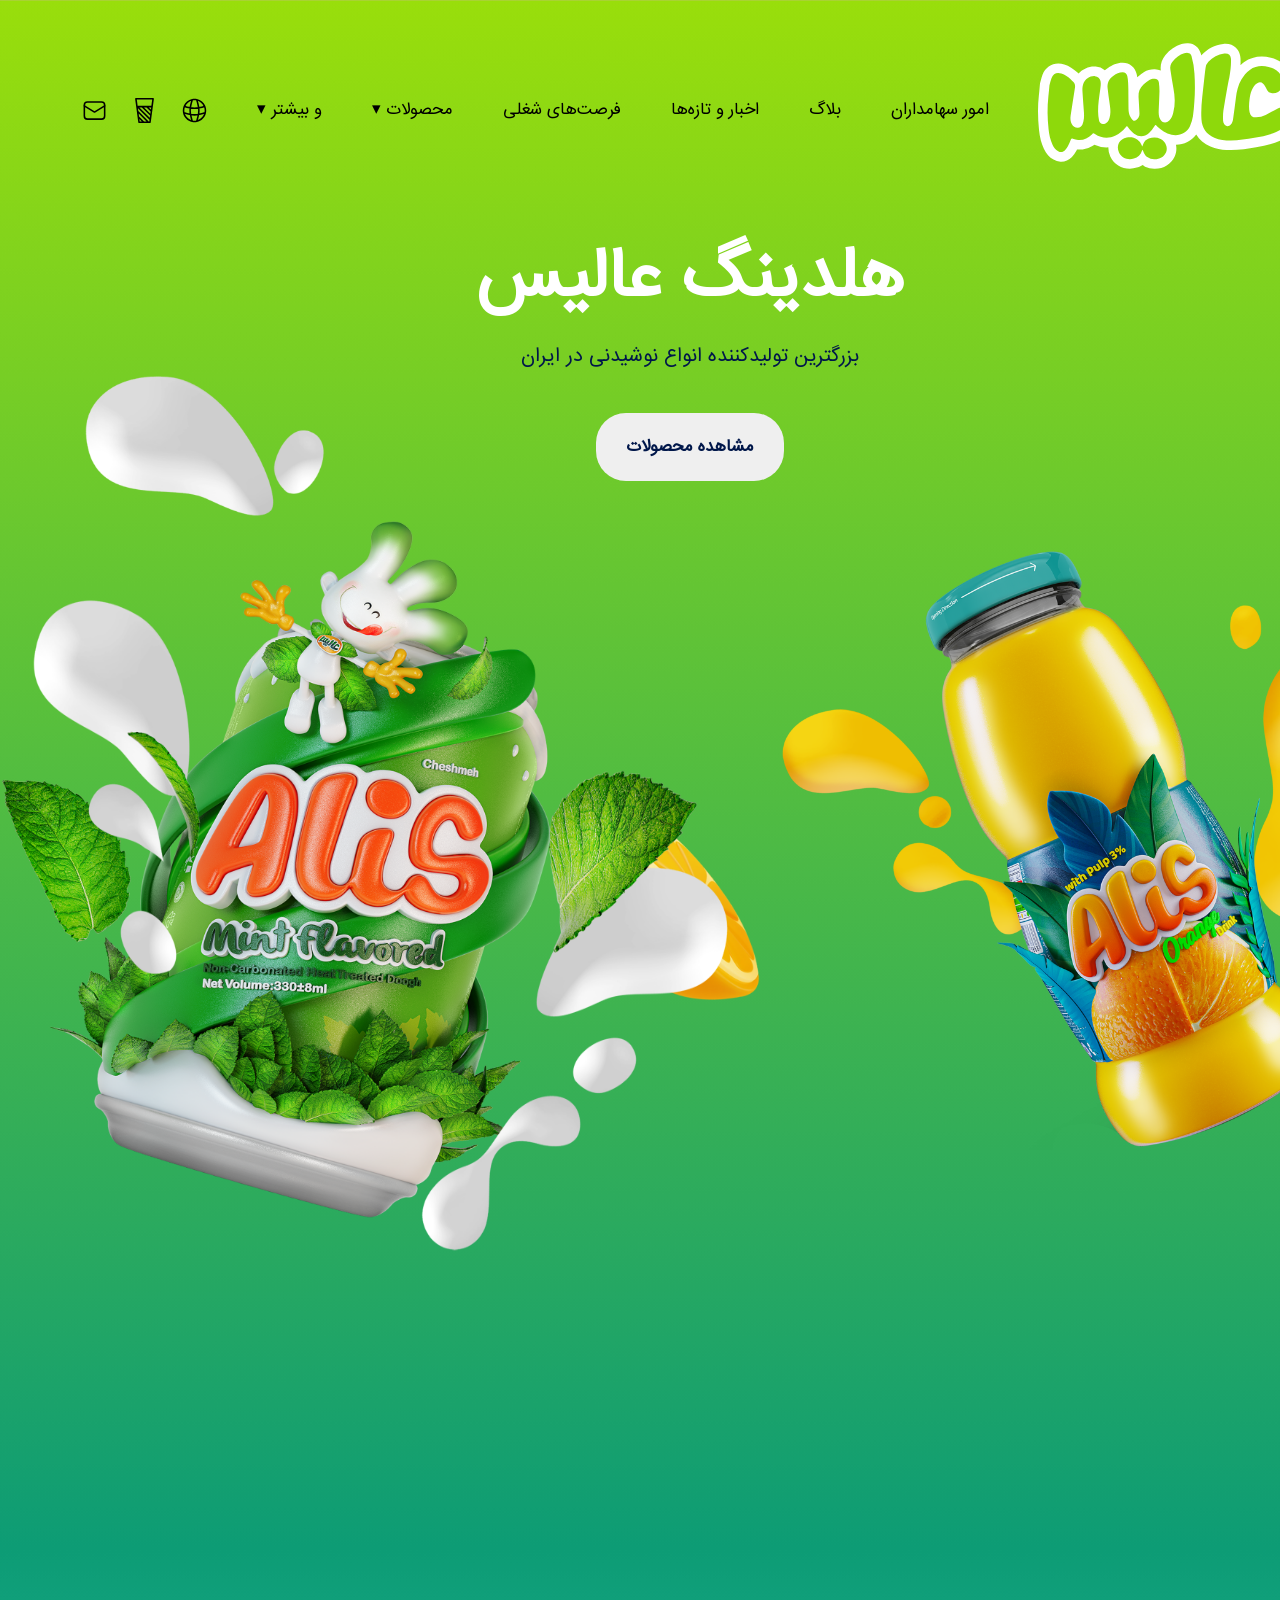
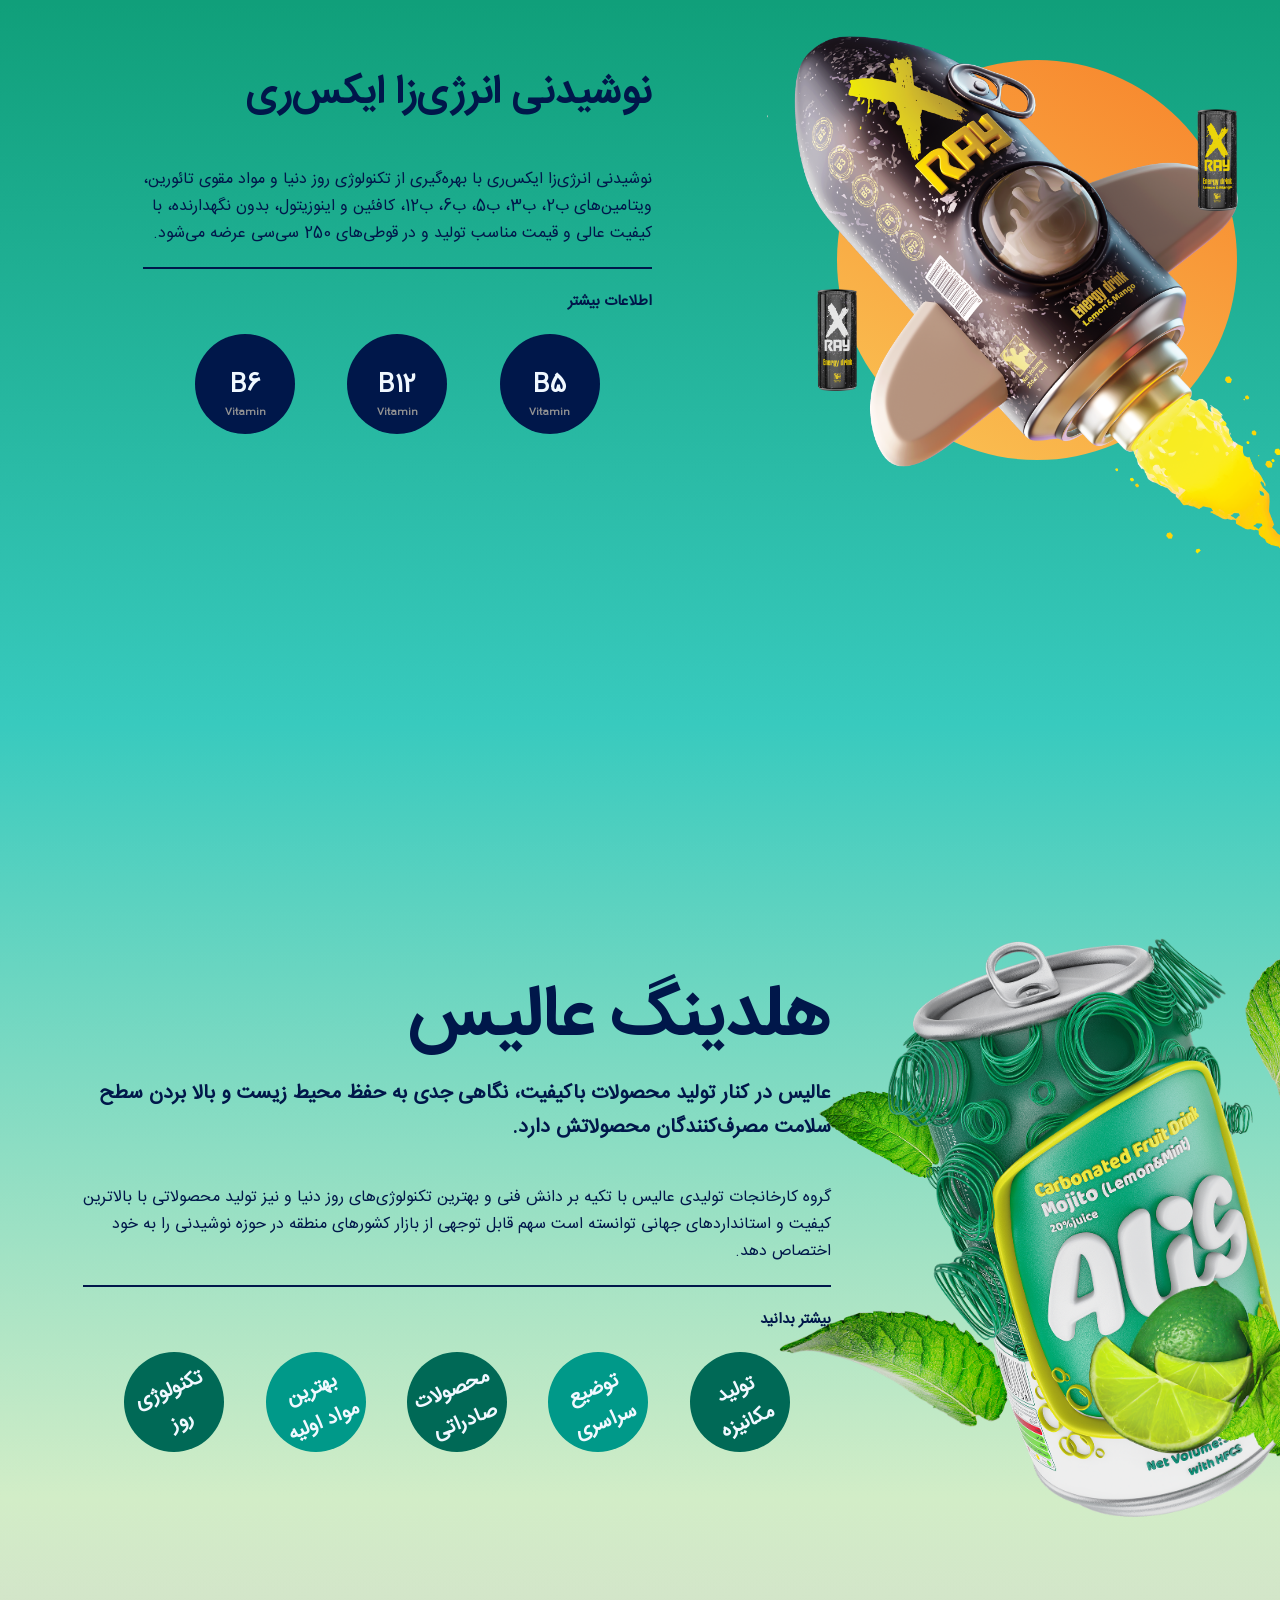
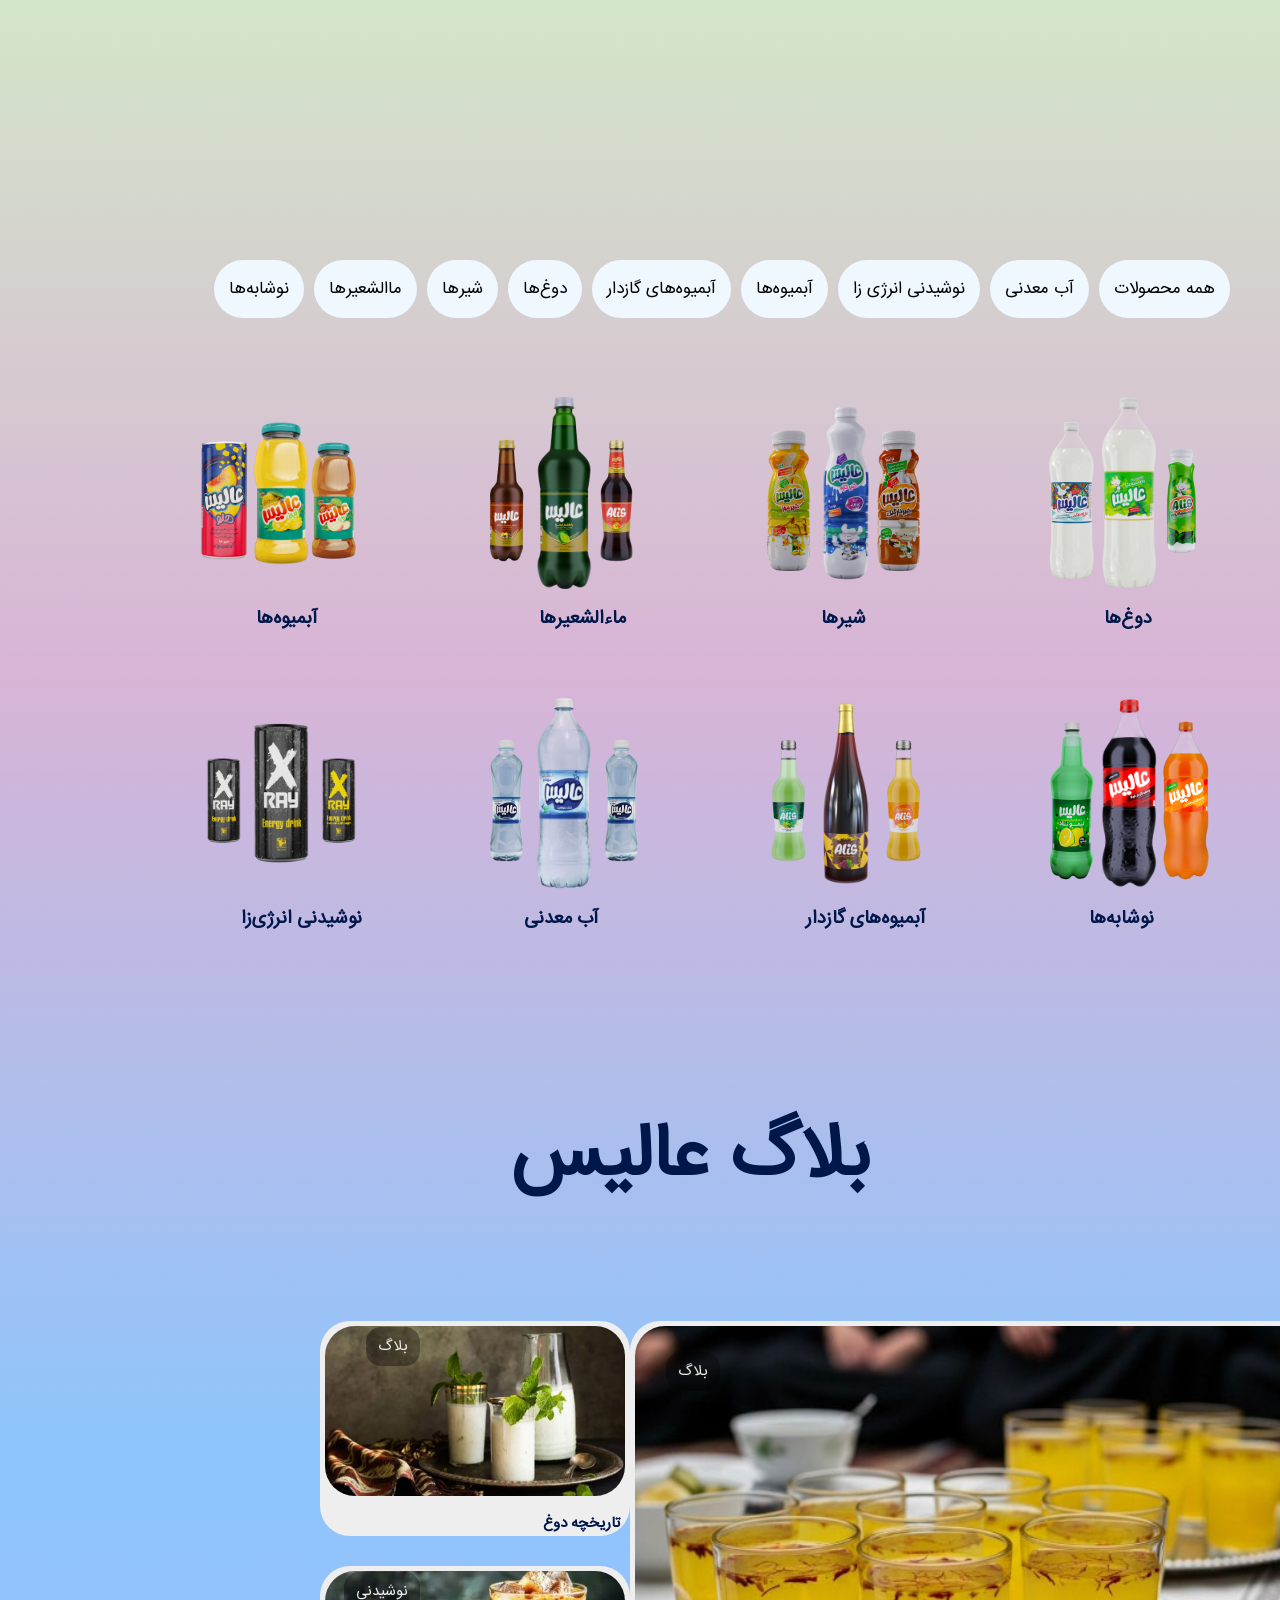
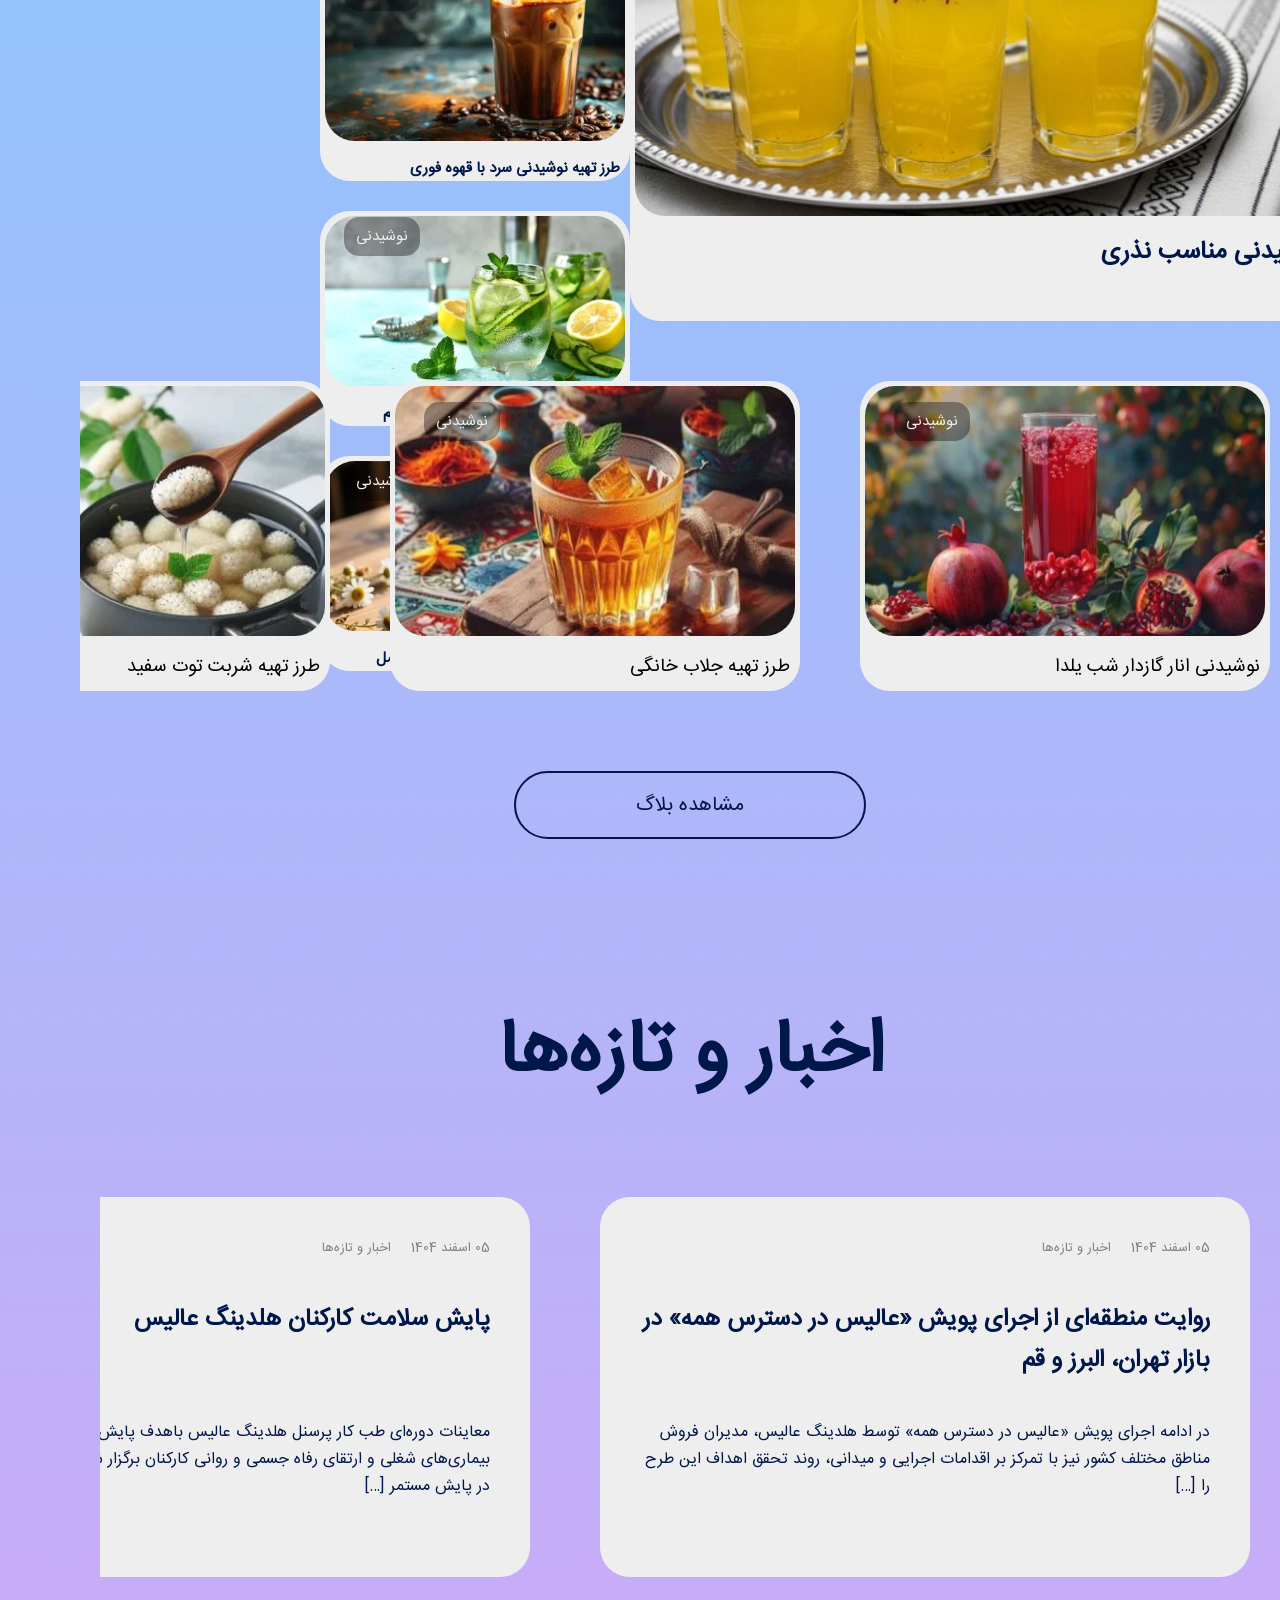
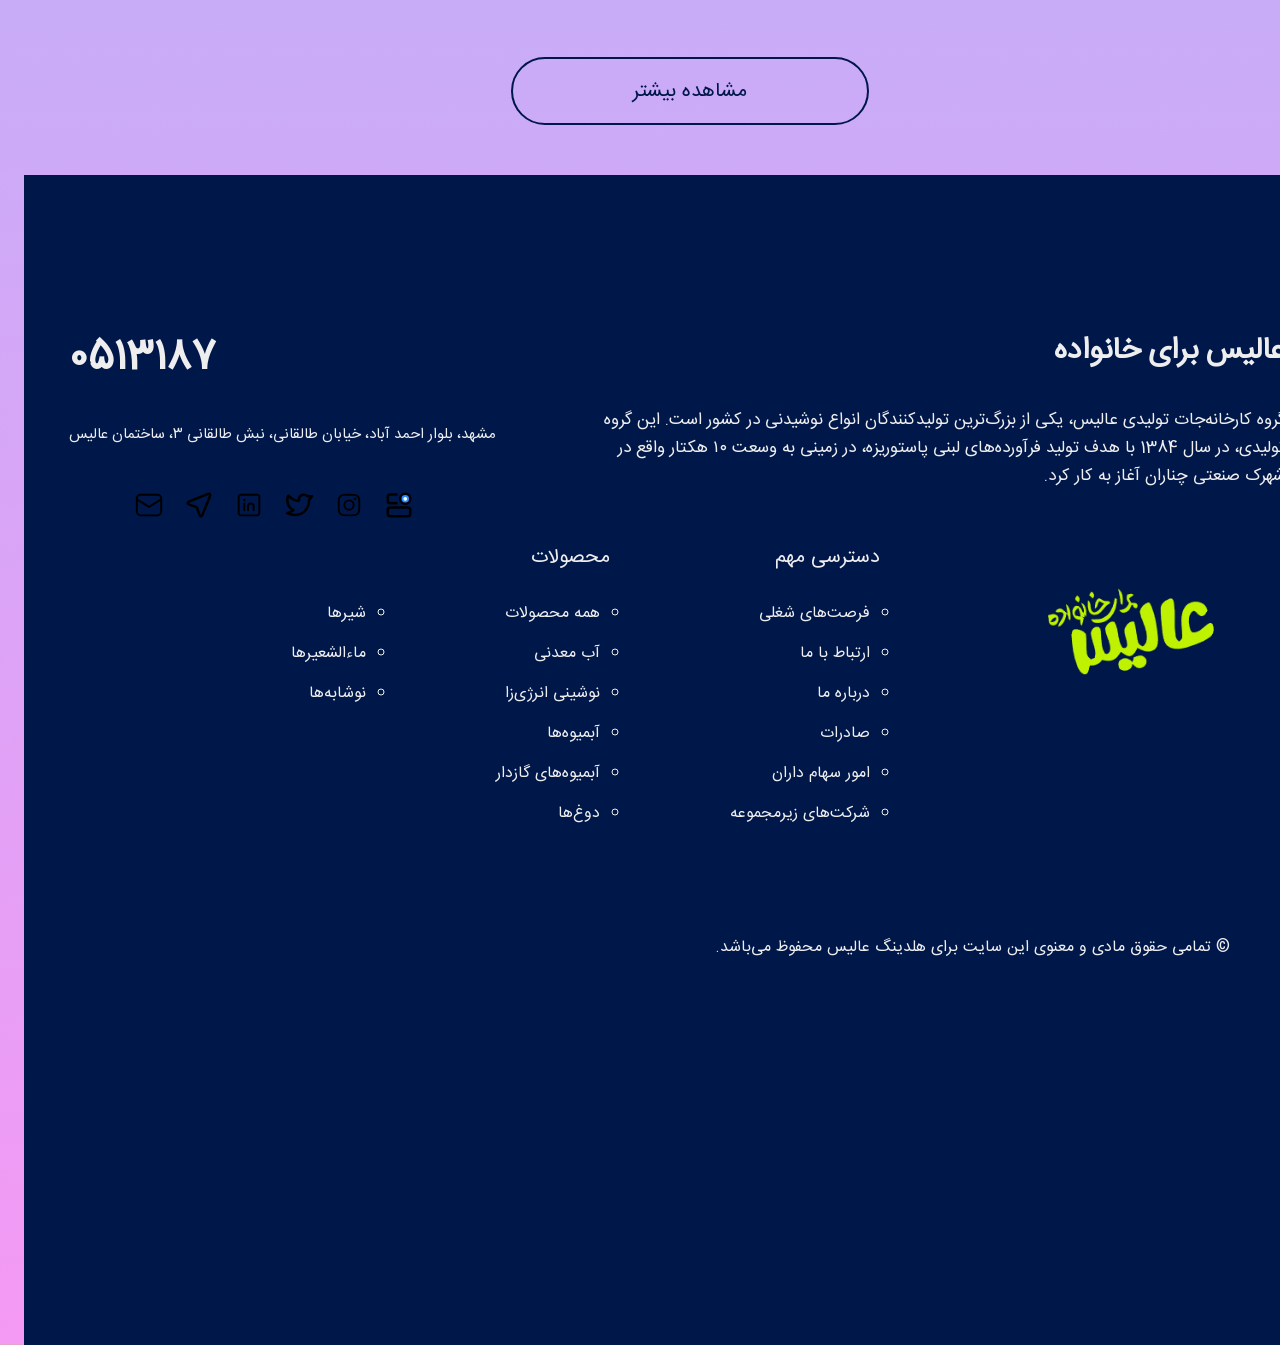
<file: index.html>
<!DOCTYPE html>
<html lang="fa" dir="rtl">

<head>
    <meta charset="UTF-8">
    <meta name="viewport" content="width=device-width, initial-scale=1.0">
    <title>Alis</title>
    <link rel="stylesheet" href="style.css">
</head>

<body>
    <header>
        <div><img src="img/logofa.svg" alt=""></div>
        <div>
            <nav>
                <ul>
                    <li>امور سهامداران</li>
                    <li>بلاگ</li>
                    <li>اخبار و تازه‌ها</li>
                    <li>فرصت‌های شغلی</li>
                    <li>محصولات &blacktriangledown;
                        <ul>
                            <li>آب معدنی</li>
                            <li>نوشیدنی انرژی‌زا</li>
                            <li>آبمیوه‌ها</li>
                            <li>آبمیوه‌های گازدار</li>
                            <li>دوغ‌ها</li>
                            <li>شیرها</li>
                            <li>ماالشعیرها</li>
                            <li>نوشابه‌ها</li>
                            <li>همه</li>
                        </ul>
                    </li>
                    <li>و بیشتر &blacktriangledown;
                        <ul>
                            <li>صادرات</li>
                            <li>شرکت‌های زیرمجموعه</li>
                            <li>درباره ما</li>
                            <li>ارتباط با ما</li>
                        </ul>
                    </li>
                </ul>
            </nav>
        </div>
        <div>
            <img src="img/web-svgrepo-com.svg" alt="">
            <img src="img/drink-milk-coffee-svgrepo-com.svg" alt="">
            <img src="img/email-envelope-letter-mail-message-svgrepo-com.svg" alt="">
        </div>
    </header>
    <main>
        <section class="base">
            <div>
                <h1>هلدینگ عالیس</h1>
                <h2>بزرگترین تولید‌کننده انواع نوشیدنی در ایران</h2>
                <button>مشاهده محصولات</button>
            </div>
            <div>
                <img src="img/cloud1-4.png" alt="">
                <img src="img/alis2_bg.png" alt="">
                <img src="img/alis2.png" alt="">
            </div>
            <div>
                <img src="img/cloud2-5.png" alt="">
                <img src="img/alis1_bg.png" alt="">
                <img src="img/alis1.png" alt="">
            </div>
        </section>
        <section class="energy">
            <div>
                <img src="img/alis5.png" alt="">
                <img src="img/X-Ray-Energy-Drink_Can_LemonMango_250cc.png" alt="">
                <img src="img/X-Ray-Energy-Drink_Can_Simple_250cc.png" alt="">
            </div>
            <div>
                <h2>نوشیدنی انرژی‌زا ایکس‌ری
                </h2>
                <p>نوشیدنی انرژی‌زا ایکس‌ری با بهره‌گیری از تکنولوژی روز دنیا و مواد مقوی تائورین،<br> ویتامین‌های ب‌2،
                    ب‌3،
                    ب‌5، ب‌6، ب12، کافئین و اینوزیتول، بدون نگهدارنده، با <br> کیفیت عالی و قیمت مناسب تولید و در
                    قوطی‌های
                    250 سی‌سی عرضه می‌شود.
                </p>
                <hr>
                <h2>اطلاعات بیشتر
                </h2>
                <ul>
                    <li>
                        <h6>Vitamin</h6>
                        <b>B5</b>
                    </li>
                    <li>
                        <h6>Vitamin</h6>
                        <b>B12</b>
                    </li>
                    <li>
                        <h6>Vitamin</h6>
                        <b>B6</b>
                    </li>
                </ul>
            </div>
        </section>
        <section class="energy">
            <div>
                <img src="img/anim1.png" alt="">
                <img src="img/anim2.png" alt="">
                <img src="img/anim3.png" alt="">
            </div>
            <div>
                <h2>هلدینگ عالیس
                </h2>
                <h4>عالیس در کنار تولید محصولات باکیفیت، نگاهی جدی به حفظ محیط ‌زیست و بالا بردن سطح <br>سلامت
                    مصرف‌کنندگان محصولاتش دارد.</h4>
                <p>گروه کارخانجات تولیدی عالیس با تکیه بر دانش فنی و بهترین تکنولوژی‌های روز دنیا و نیز تولید محصولاتی
                    با بالاترین <br>کیفیت و استانداردهای جهانی توانسته است سهم قابل توجهی از بازار کشورهای منطقه در حوزه
                    نوشیدنی را به خود<br> اختصاص دهد.
                </p>
                <hr>
                <h2>بیشتر بدانید
                </h2>
                <ul>
                    <li>
                        <b>تولید مکانیزه</b>
                    </li>
                    <li>
                        <b>توضیع سراسری</b>
                    </li>
                    <li>
                        <b>محصولات صادراتی</b>
                    </li>
                    <li>
                        <b>بهترین مواد اولیه</b>
                    </li>
                    <li>
                        <b>تکنولوژی روز</b>
                    </li>
                </ul>
            </div>
        </section>
        <section class="menu">
            <div>
                <p>همه محصولات</p>
                <p>آب معدنی</p>
                <p>نوشیدنی انرژی زا</p>
                <p>آبمیوه‌ها</p>
                <p>آبمیوه‌های گازدار</p>
                <p>دوغ‌ها</p>
                <p>شیرها</p>
                <p>ماالشعیرها</p>
                <p>نوشابه‌ها</p>
            </div>
            <div>
                <div>
                    <img src="img/Doogh_Pet_Mint-Flavored_275cc-1-500x500.png" alt="">
                    <img src="img/Doogh_Pet_Mint_1500cc-2-500x500.png" alt="">
                    <img src="img/Doogh_Pet_Autochthon_1500cc-1-500x500.png" alt="">
                    <h3>دوغ‌ها</h3>
                    <h4>خیلی خوشمزه بود طعم بهشت میده</h4>
                    <h4>عالیسه و دوغاش</h4>
                </div>
                <div>
                    <img src="img/Milk_Pet-3-500x500.png" alt="">
                    <img src="img/Milk_Pet_Milk-Full-Fat_1000cc-500x500.png" alt="">
                    <img src="img/Milk_Pet-4-500x500.png" alt="">
                    <h3>شیرها</h3>
                    <h4>برای اونایی که نارگیل دوست دارن اعتیاد آوره</h4>
                    <h4>غلییظ و خوشمزه‌اس</h4>
                </div>
                <div>
                    <img src="img/Non-Alcoholic-Beer_Glass_Peach_320cc-1-500x500.png" alt="">
                    <img src="img/Carbonated-Juice_Pet_Lemon_1000cc-500x500.png" alt="">
                    <img src="img/Non-Alcoholic-Beer_Pet_Tropical_320cc-500x500.png" alt="">
                    <h3>ماءالشعیرها</h3>
                    <h4>طعم خوب. حجم گاز عالی. درکل فوق العاده</h4>
                    <h4>خیلی خوبه طعم لیموییش</h4>
                </div>
                <div>
                    <img src="img/FruitJuice-1-500x500.png" alt="">
                    <img src="img/FruitJuice-3-500x500.png" alt="">
                    <img src="img/20-500x500.png" alt="">
                    <h3>آبمیوه‌ها</h3>
                    <h4>بی‌نهایت خوشمزه</h4>
                    <h4>بهترین آبمیوه‌ای بود که خوردم</h4>
                </div>
            </div>
            <div>
                <div>
                    <img src="img/Soft-Drink_Pet_Orange_2000cc-2-500x500.png" alt="">
                    <img src="img/cola1-500x500.png" alt="">
                    <img src="img/Soft-Drink_Pet_Lemonade_1000cc-1-500x500.png" alt="">
                    <h3>نوشابه‌ها</h3>
                    <h4>ترکیب عالی از طعم و گاز</h4>
                    <h4>خیلی خوش طعم و گازش مناسبه</h4>
                </div>
                <div>
                    <img src="img/Carboneited_Drink_Glass_Orange_250-500x500.png" alt="">
                    <img src="img/Champain_Glass_Red-Grape_750cc-500x500.png" alt="">
                    <img src="img/Carboneited_Drink_Glass_Mojito_250-2-500x500.png" alt="">
                    <h3>آبمیوه‌های گازدار</h3>
                    <h4>طعمی بینظیر مناسب برای هر جشن</h4>
                    <h4>تجربه‌ای واقعا لوکس</h4>
                </div>
                <div>
                    <img src="img/Mineral-Water_Pet_500cc-1-500x500.png" alt="">
                    <img src="img/Mineral-Water_Pet_1500cc-1-500x500.png" alt="">
                    <img src="img/Mineral-Water_Pet_500cc-1-500x500.png" alt="">
                    <h3>آب معدنی</h3>
                    <h4>قیمت و کیفیت عالی</h4>
                    <h4>خاص و طراوت بخش بهترین راه برای آبرسانی</h4>
                </div>
                <div>
                    <img src="img/X-Ray-Energy-Drink_Can_LemonMango_250cc.png" alt="">
                    <img src="img/X-Ray-Energy-Drink_Can_Simple_250cc-1-500x500 (1).png" alt="">
                    <img src="img/X-Ray-Energy-Drink_Can_Simple_250cc.png" alt=>
                    <h3>نوشیدنی انرژی‌زا</h3>
                    <h4>عالی برای حفظ تمرکز و انرژی در طول روز</h4>
                    <h4>نوشیدنی مورد علاقه‌ام برای افزایش انرژی</h4>
                </div>
            </div>
        </section>
        <section class="blog">
            <h2>بلاگ عالیس</h2>
            <div>
                <div>
                    <img src="img/2161616963.jpg" alt="">
                    <h3>نوشیدنی مناسب نذری</h3>
                    <h6>بلاگ</h6>
                </div>
                <div>
                    <div>
                        <img src="img/626216-430x242.jpg" alt="">
                        <h3>تاریخچه دوغ</h3>
                        <h6>بلاگ</h6>
                    </div>
                    <div>
                        <img src="img/15215152151-430x242.webp" alt="">
                        <h3>طرز تهیه نوشیدنی سرد با قهوه فوری</h3>
                        <h6>نوشیدنی</h6>
                    </div>
                    <div>
                        <img src="img/42425474-430x242.webp" alt="">
                        <h3>موکتل خیار و لیمو مخصوص روزهای گرم</h3>
                        <h6>نوشیدنی</h6>
                    </div>
                    <div>
                        <img src="img/6316161614-430x242.webp" alt="">
                        <h3>نوشیدنی آرام‌بخش شبانه با بابونه و عسل</h3>
                        <h6>نوشیدنی</h6>
                    </div>
                </div>
            </div>
        </section>
        <section class="zirblog">
            <div>
                <div>
                    <img src="img/515162-430x242.webp" alt="">
                    <h3>نوشیدنی انار گازدار شب یلدا</h3>
                    <h6>نوشیدنی</h6>
                </div>
                <div>
                    <img src="img/654152-430x242.jpg" alt="">
                    <h3>طرز تهیه جلاب خانگی</h3>
                    <h6>نوشیدنی</h6>
                </div>
                <div><img src="img/32a337a-430x242.webp" alt="">
                    <h3>طرز تهیه شربت توت سفید</h3>
                    <h6>نوشیدنی</h6>
                </div>
                <div>
                    <img src="img/23674-430x242.webp" alt="">
                    <h3>طرز تهیه چای یمن خوشمزه برای رفع خستگی</h3>
                    <h6>نوشیدنی</h6>
                </div>
                <div>
                    <img src="img/248511952-430x242.webp" alt="">
                    <h3>طرز تهیه شربت ریواس خانگی</h3>
                    <h6>نوشیدنی</h6>
                </div>
                <div>
                    <img src="img/92164-430x242.webp" alt="">
                    <h3>طرز تهیه قهوه اتریشی</h3>
                    <h6>نوشیدنی</h6>
                </div>
                <div>
                    <img src="img/2626161741-430x242.webp" alt="">
                    <h3>طرز تهیه چای مراکشی در منزل</h3>
                    <h6>نوشیدنی</h6>
                </div>
                <div>
                    <img src="img/63161616-430x242.webp" alt="">
                    <h3>تاریخچه شربت خاکشیر در ایران</h3>
                    <h6>نوشیدنی</h6>
                </div>
            </div>
            <button>
                مشاهده بلاگ
            </button>
        </section>
        <section class="akhbar">
            <h2>اخبار و تازه‌ها</h2>
            <div>
                <div>
                    <ul>
                        <li>05 اسفند 1404</li>
                        <li>اخبار و تازه‌ها</li>
                    </ul>
                    <h2>روایت منطقه‌ای از اجرای پویش «عالیس در دسترس همه» در بازار تهران، البرز و قم</h2>
                    <P>در ادامه اجرای پویش «عالیس در دسترس همه» توسط هلدینگ عالیس، مدیران فروش مناطق مختلف کشور نیز با
                        تمرکز بر اقدامات اجرایی و میدانی، روند تحقق اهداف این طرح را […]</P>
                </div>
                <div>
                    <ul>
                        <li>05 اسفند 1404</li>
                        <li>اخبار و تازه‌ها</li>
                    </ul>
                    <h2>پایش سلامت کارکنان هلدینگ عالیس</h2>
                    <P>معاینات دوره‌ای طب کار پرسنل هلدینگ عالیس باهدف پایش سلامت، پیشگیری از بیماری‌های شغلی و ارتقای
                        رفاه جسمی و روانی کارکنان برگزار شد. این برنامه، اقدامی مؤثر در پایش مستمر […]</P>
                </div>
                <div>
                    <ul>
                        <li>02 اسفند 1404</li>
                        <li>اخبار و تازه‌ها</li>
                    </ul>
                    <h2>توسعه سبد محصولات سرچین در بسته‌بندی‌های متنوع</h2>
                    <p>شرکت کشت و صنعت سرچین خراسان، از شرکت‌های زیرمجموعه هلدینگ عالیس، تولید و عرضه سه محصول جدید در
                        بسته‌بندی‌های شیشه ۳۲۰ گرمی، شیشه ۱۵۰۰ گرمی و قوطی پنج کیلوگرمی را […]</p>
                </div>
                <div>
                    <ul>
                        <li>02 اسفند 1404</li>
                        <li>اخبار و تازه‌ها</li>
                    </ul>
                    <h2>مجمع‌عمومی عادی به‌طور فوق‌العاده شرکت بهاررز عالیس چناران برگزار شد</h2>
                    <p>مجمع‌عمومی عادی به‌طور فوق‌العاده شرکت بهاررز عالیس چناران (سهامی عام) ساعت ۱۰ صبح روز شنبه ۲۵
                        بهمن ۱۴۰۴ با حضور سهام‌داران، در محل شرکت واقع در شهرک صنعتی چناران برگزار […]</p>
                </div>
                <div>
                    <ul>
                        <li>25 بهمن 1404</li>
                        <li>اخبار و تازه‌ها</li>
                    </ul>
                    <h2>مجمع‌عمومی عادی به طور فوق‌العاده شرکت بهاررز عالیس چناران برگزار می‌شود</h2>
                    <p>به دعوت هیئت‌مدیره شرکت بهاررز عالیس چناران (سهامی عام) از کلیه سهام‌داران، وکلای قانونی،
                        نمایندگان اشخاص حقوقی و کارشناس سازمان بورس اوراق بهادار، مجمع‌عمومی عادی به طور فوق‌العاده این
                        شرکت […]</p>
                </div>
                <div>
                    <ul>
                        <li>21 بهمن 1404</li>
                        <li>اخبار و تازه‌ها</li>
                    </ul>
                    <h2>حضور هلدینگ عالیس در نمایشگاه گلفود دبی 2026</h2>
                    <p>هلدینگ عالیس، به‌عنوان یکی از بزرگ‌ترین تولیدکنندگان صنعت غذایی ایران، در سی و یکمین دوره
                        نمایشگاه بین‌المللی صنایع غذایی و نوشیدنی گلفود دبی (Gulfood 2026) حضوری پررنگ داشت. این
                        نمایشگاه […]</p>
                </div>
                <div>
                    <ul>
                        <li>21 بهمن 1404</li>
                        <li>اخبار و تازه‌ها</li>
                    </ul>
                    <h2>تحقق عدالت در دسترسی به محصولات عالیس در جنوب غرب کشور</h2>
                    <p>پویش «عالیس در دسترس همه» در جنوب غرب کشور با هدف کاهش فاصله تولید تا مصرف و دسترسی آسان‌تر مردم
                        به محصولات عالیس، به موفقیت‌های چشمگیری دست یافته است. به […]</p>
                </div>
                <div>
                    <ul>
                        <li>21 بهمن 1404</li>
                        <li>اخبار و تازه‌ها</li>
                    </ul>
                    <h2>درخشش هلدینگ عالیس در ویترین افتخارات صنایع غذایی کشور</h2>
                    <p>شرکت‌های چشمه نوشان خراسان و بهاررز عالیس چناران از زیرمجموعه‌های هلدینگ عالیس، در چهاردهمین
                        همایش تولیدکنندگان صنایع غذایی و بهداشتی خراسان رضوی، با کسب عناوین برتر، مورد تقدیر ویژه قرار
                        […]</p>
                </div>
            </div>
            <button>
                مشاهده بیشتر
            </button>
        </section>
        </section>
    </main>
    <footer>
        <section class="footer1">
            <div>
                <div>
                    <h2>عالیس برای خانواده</h2>
                    <h3>گروه کارخانه‌جات تولیدی عالیس، یکی از بزرگ‌ترین تولیدکنندگان انواع نوشیدنی در کشور است. این گروه
                        تولیدی، در سال 1384 با هدف تولید فرآورده‌های لبنی پاستوریزه، در زمینی به وسعت ۱۰ هکتار واقع در
                        شهرک صنعتی چناران آغاز به کار کرد.</h3>
                </div>
                <div>
                    <h2>0513187</h2>
                    <h3>مشهد، بلوار احمد آباد، خیابان طالقانی، نبش طالقانی ۳، ساختمان عالیس</h3>
                </div>
            </div>
            <div dir="ltr">
                <img src="img/email-envelope-letter-mail-message-svgrepo-com.svg" alt="">
                <img src="img/svg/location-arrow-svgrepo-com.svg" alt="">
                <img src="img/svg/linkedin-svgrepo-com.svg" alt="">
                <img src="img/svg/twitter-svgrepo-com.svg" alt="">
                <img src="img/svg/instagram-svgrepo-com.svg" alt="">
                <img src="img/svg/category-management-svgrepo-com.svg" alt="">
            </div>
        </section>
        <section class="footer2">
            <div>
                <div>
                    <img src="img/Screenshot 2026-06-07 005852.png" alt="">
                </div>
                <div>
                    <div>
                        <h2>دسترسی مهم</h2>
                        <ul>
                            <li>فرصت‌های شغلی</li>
                            <li>ارتباط با ما</li>
                            <li>درباره ما</li>
                            <li>صادرات</li>
                            <li>امور سهام داران</li>
                            <li>شرکت‌های زیرمجموعه</li>
                        </ul>
                    </div>
                    <div>
                        <h2>محصولات</h2>
                        <ul>
                            <li>همه محصولات</li>
                            <li>آب معدنی</li>
                            <li>نوشینی انرژی‌زا</li>
                            <li>آبمیوه‌ها</li>
                            <li>آبمیوه‌های گازدار</li>
                            <li>دوغ‌ها</li>
                        </ul>
                    </div>
                    <div>
                        <h2>‎</h2>
                        <ul>
                            <li>شیرها</li>
                            <li>ماءالشعیرها</li>
                            <li>نوشابه‌ها</li>
                        </ul>
                    </div>
                </div>
            </div>
        </section>
        <section class="footer3">
            <p>© تمامی حقوق مادی و معنوی این سایت برای هلدینگ عالیس محفوظ ‌می‌باشد.</p>
        </section>
        </section>
    </footer>
</body>

</html>
</file>
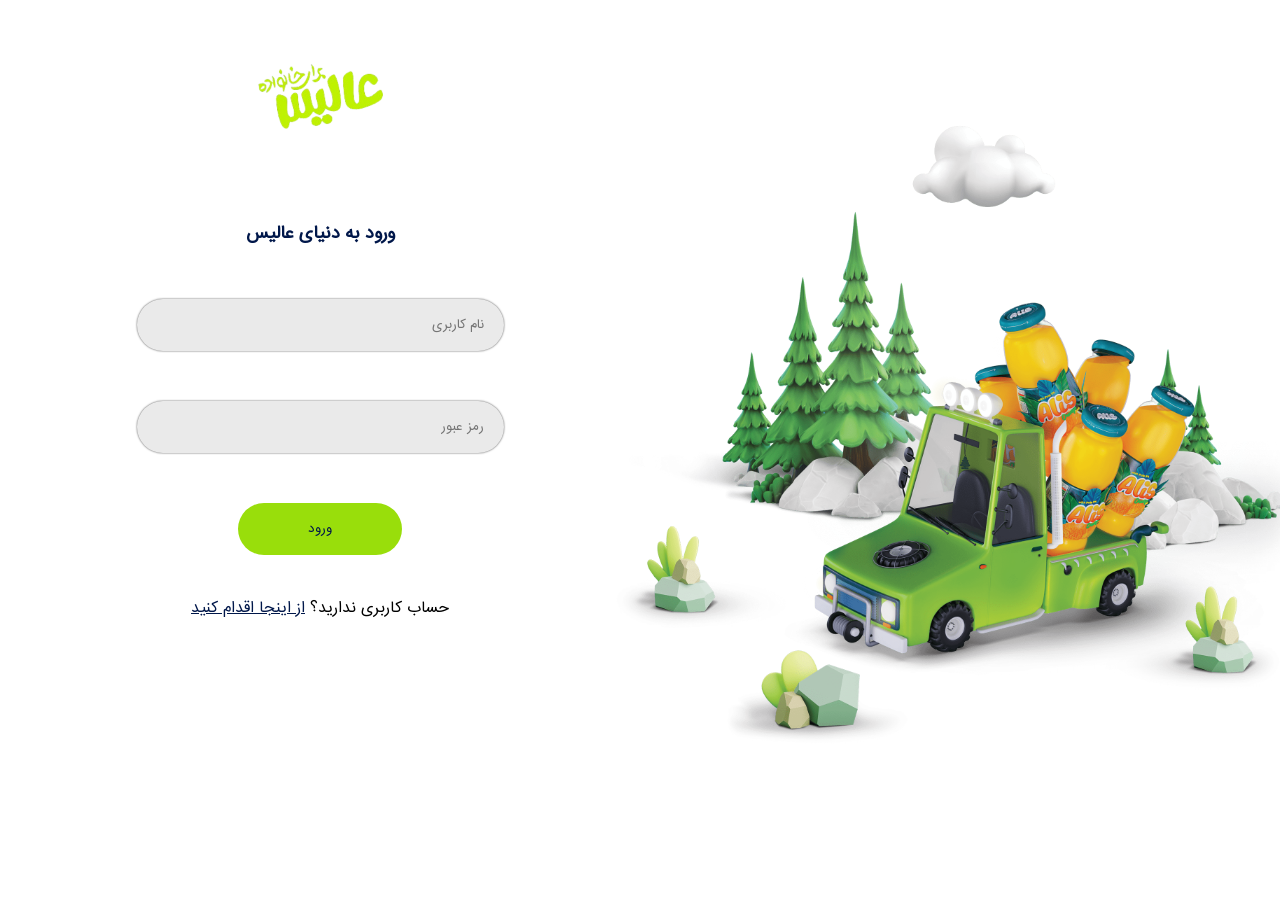
<file: login.html>
<!DOCTYPE html>
<html lang="fa" dir="rtl">

<head>
    <meta charset="UTF-8">
    <meta name="viewport" content="width=device-width, initial-scale=1.0">
    <title>login</title>
    <link rel="stylesheet" href="stylle.css">
</head>

<body>
    <section>
        <div>
            <img src="img/about1.png" alt="">
        </div>
        <div>
            <img src="img/download.png" alt="">
            <h2>ورود به دنیای عالیس</h2>
            <label for="form">
                <input type="text" placeholder="نام کاربری" required>
                <input type="password" placeholder="رمز عبور" required>
            </label>
            <button><a href="index.html">ورود</a></button>
            <p> حساب کاربری ندارید؟ <a href="#">از اینجا اقدام کنید</a></p>
        </div>
    </section>
</body>

</html>
</file>
<file: style.css>
* {
    padding: 0;
    margin: 0;
    box-sizing: border-box;
}

@font-face {
    font-family: fontiran;
    src: url(font/IRANSans\(FaNum\).ttf);
}

@font-face {
    font-family: fontbold;
    src: url(font/IRANSansWeb\(FaNum\)_Bold.woff);
}

body,
button,
input {
    font-family: fontiran;
}

body {
    overflow-x: hidden;
    width: 100%;
    background-image: linear-gradient(0deg, #f499f4 0%, #8EC5FC 40%, #d8b4d6 50%, #d2edc7 60%, #38cabe 70%, #0d9c75 80%, #99de0b 100%);

}

header {
    display: flex;
    flex-direction: row;
    background-color: #79cf2300;
    width: 95%;
    height: 120px;
    margin: 50px auto;
    align-items: center;
    border-radius: 15px;
    justify-content: space-between;
    color: #0d9c75 70%, #38cabe 60% #d2edc7 50%, #38cabe 40% #d8b4d6 30%, #d2edc7 20%, #D9AFD9 10%, #8EC5FC 0%;
}

@keyframes anim {
    40% {
        transform: translate(5px);
    }

    90% {
        transform: translate(-5px);
    }
}

header>div:nth-of-type(1)>img {
    width: 260px;
    height: 190px;

}

header>div:nth-of-type(1)>img:hover {
    animation-name: anim;
    animation-duration: 0.5s;
    animation-iteration-count: infinite;
}

header>div:nth-of-type(2)>nav>ul {
    list-style: none;
    display: flex;
    flex-direction: row;
    gap: 50px;
    font-size: 17px;
    cursor: pointer;

}

header>div:nth-of-type(3) {
    display: flex;
    flex-direction: row;
    gap: 25px;
}

header>div:nth-of-type(3)>img {
    width: 25px;
}

header>div:nth-of-type(2)>nav>ul>li {
    position: relative;
}

header>div:nth-of-type(2)>nav>ul>li:hover ul {
    display: block;
}

header>div:nth-of-type(2)>nav>ul>li>ul {
    position: absolute;
    list-style: none;
    background-color: rgb(255, 255, 255);
    width: 180px;
    line-height: 50px;
    text-align: right;
    padding: 20px 15px;
    border-radius: 15px;
    overflow: hidden;
    color: grey;
    display: none;
}

header>div:nth-of-type(2)>nav>ul>li:nth-of-type(5)>ul>li:hover {
    color: black;
    cursor: pointer;
    transition-duration: 2s;
}

.base {
    height: 160vh;
}

.base>div>h1 {
    font-size: 70px;
    font-weight: 900;
    color: rgb(255, 255, 255);
    text-align: center;

}

.base>div>h2 {
    font-size: 20px;
    font-weight: normal;
    color: #00174a;
    text-align: center;
}

.base>div>button {
    display: block;
    margin: 40px auto;
    padding: 20px 30px;
    border-radius: 30px;
    border: none;
    color: #00174a;
    font-size: 17px;
    font-weight: 600;
    cursor: pointer;
}

.base>div>button:hover {
    color: white;
    background-color: #00174a;
    transform: scale(1.2);
    transition-duration: 1s;
}

.base>div:nth-of-type(2) {
    display: flex;
    position: relative;
    width: 100%;
    height: 50vh;
}

@keyframes img1 {
    from {
        transform: translate(20px, 0);
    }

    to {
        transform: translate(-60px, 0);
    }

}

@keyframes img2 {
    to {
        transform: translate(0, -100px);
    }

}

@keyframes img3 {
    50% {
        transform: translate(0, -150px);
    }
}

@keyframes img4 {
    0% {
        transform: translateY(-30px) translateX(-30px);
    }

    50% {
        transform: translateY(30px) translateX(30px);
    }

    100% {
        transform: translateY(-30px) translateX(-30px);
    }
}

.base>div:nth-of-type(2)>img:nth-of-type(1) {
    width: 250px;
    height: 150px;
    position: absolute;
    left: 30px;
    bottom: 450px;
    animation-name: img1;
    animation-duration: 5s;
    animation-iteration-count: infinite;
    animation-direction: alternate;
    animation-delay: 2s;

}

.base>div:nth-of-type(2)>img:nth-of-type(2) {
    width: 700px;
    height: 90vh;
    position: absolute;
    left: -20px;
    animation-name: img2;
    animation-duration: 10s;
    animation-iteration-count: infinite;
    animation-direction: alternate;
    animation-delay: 2s;
    z-index: 100;
}

.base>div:nth-of-type(2)>img:nth-of-type(3) {
    max-width: 700px;
    position: absolute;
    left: -50px;
    animation-name: img3;
    animation-duration: 20s;
    animation-iteration-count: infinite;
    animation-direction: alternate;
    animation-delay: 3s;
}

.base>div:nth-of-type(3)>img:nth-of-type(1) {
    width: 300px;
    position: absolute;
    bottom: -100px;
    right: 500px;
    animation-name: img1;
    animation-duration: 5s;
    animation-iteration-count: infinite;
    animation-direction: alternate;
    animation-delay: 2s;
}

.base>div:nth-of-type(3)>img:nth-of-type(2) {
    width: 600px;
    position: absolute;
    right: -50px;
    bottom: -200px;
    animation-name: img4;
    animation-duration: 15s;
    animation-iteration-count: infinite;
    animation-direction: alternate;
    animation-delay: 2s;
}

.base>div:nth-of-type(3)>img:nth-of-type(3) {
    width: 600px;
    position: absolute;
    right: -50px;
    bottom: -250px;
    animation-name: img4;
    animation-duration: 15s;
    animation-iteration-count: infinite;
    animation-direction: alternate;
    animation-delay: 2s;
}

.energy {
    display: flex;
    flex-direction: row;
    justify-content: space-around;
    width: 100%;
    height: 100vh;
}

.energy>div:nth-of-type(1) {
    width: 400px;
    height: 400px;
    border-radius: 50%;
    background-image: linear-gradient(30deg, rgb(250, 196, 84), rgb(247, 131, 43));
    position: relative;
}

.energy>div:nth-of-type(1)>img {
    width: 550px;
    position: absolute;
    top: -40px;
    right: -80px;
    animation-name: ener2;
    animation-duration: 10s;
    animation-direction: alternate;
    animation-iteration-count: infinite;

}

.energy>div:nth-of-type(1)>img:nth-of-type(2) {
    width: 200px;
    position: absolute;
    top: 0px;
    right: -80px;
    animation-name: ener;
    animation-duration: 20s;
    animation-direction: alternate;
    animation-delay: 5s;
    animation-iteration-count: infinite;
}

.energy>div:nth-of-type(1)>img:nth-of-type(3) {
    width: 200px;
    position: absolute;
    top: 180px;
    right: 300px;
    animation-name: ener;
    animation-duration: 15s;
    animation-direction: alternate;
    animation-iteration-count: infinite;
}

@keyframes ener {
    0% {
        transform: translateX(20px);
    }

    50% {
        transform: translateX(-20px);
    }

    100% {
        transform: translate(20px);
    }
}

@keyframes ener2 {
    0% {
        transform: rotate(0deg);
    }

    50% {
        transform: rotate(-10deg);
    }

    100% {
        transform: translateY(-30px) translateX(-30px);
    }
}

.energy>div:nth-of-type(2) {
    cursor: auto;

}

.energy>div:nth-of-type(2)>h2:nth-of-type(1) {
    font-size: 40px;
    font-weight: 900;
    color: #00174a;
    font-family: fontbold;
}

.energy>div:nth-of-type(2)>p {
    color: #00174a;
    margin-top: 20px;
    padding: 20px 0;
}

.energy>div:nth-of-type(2)>hr {
    background: #00174a;
    height: 2px;
    border: none;

}

.energy>div:nth-of-type(2)>h2:nth-of-type(2) {
    font-size: 15px;
    font-weight: 900;
    color: #00174a;
    padding: 20px 0;
    cursor: pointer;
}

.energy>div:nth-of-type(2)>ul {
    display: flex;
    flex-direction: row;
    justify-content: space-evenly;
}

.energy>div:nth-of-type(2)>ul>li {
    list-style: none;
    width: 100px;
    height: 100px;
    border-radius: 50%;
    background-color: #00174a;
    display: flex;
    flex-direction: column;
    align-items: center;
    position: relative;
}

.energy>div:nth-of-type(2)>ul>li>b {
    font-size: 25px;
    color: aliceblue;
    position: absolute;
    top: 30px;

}

.energy>div:nth-of-type(2)>ul>li>h6 {
    font-size: 10px;
    color: #939393;
    position: absolute;
    top: 70px;
}

.energy>div:nth-of-type(2)>ul>li:hover {
    transform: scale(1.4);
    transition-duration: 2s;

}

.energy {
    display: flex;
    flex-direction: row;
    justify-content: space-around;
    width: 100%;
    height: 100vh;
}

.energy:nth-of-type(2)>div:nth-of-type(1) {
    width: 400px;
    height: 400px;
    border-radius: 50%;
    background-image: linear-gradient(30deg, rgb(250, 196, 84), rgb(247, 131, 43));
    position: relative;
}

.energy>div:nth-of-type(1)>img {
    width: 550px;
    position: absolute;
    top: -40px;
    right: -80px;
    animation-name: ener2;
    animation-duration: 10s;
    animation-direction: alternate;
    animation-iteration-count: infinite;

}

.energy>div>img:nth-of-type(2) {
    width: 200px;
    position: absolute;
    top: 0px;
    right: -80px;
    animation-name: ener;
    animation-duration: 20s;
    animation-direction: alternate;
    animation-delay: 5s;
    animation-iteration-count: infinite;
}

.energy>div:nth-of-type(1)>img:nth-of-type(3) {
    width: 200px;
    position: absolute;
    top: 180px;
    right: 300px;
    animation-name: ener;
    animation-duration: 15s;
    animation-direction: alternate;
    animation-iteration-count: infinite;
}

@keyframes ener {
    0% {
        transform: translateX(20px);
    }

    50% {
        transform: translateX(-20px);
    }

    100% {
        transform: translate(20px);
    }
}

@keyframes ener2 {
    0% {
        transform: rotate(0deg);
    }

    50% {
        transform: rotate(-10deg);
    }

    100% {
        transform: translateY(-30px) translateX(-30px);
    }
}

.energy>div:nth-of-type(2) {
    cursor: auto;

}

.energy>div:nth-of-type(2)>h2:nth-of-type(1) {
    font-size: 40px;
    font-weight: 900;
    color: #00174a;
    font-family: fontbold;
}

.energy>div:nth-of-type(2)>p {
    color: #00174a;
    margin-top: 20px;
    padding: 20px 0;
}

.energy>div:nth-of-type(2)>hr {
    background: #00174a;
    height: 2px;
    border: none;

}

.energy>div:nth-of-type(2)>h2:nth-of-type(2) {
    font-size: 15px;
    font-weight: 900;
    color: #00174a;
    padding: 20px 0;
}

.energy>div:nth-of-type(2)>ul {
    display: flex;
    flex-direction: row;
    justify-content: space-evenly;
}

.energy>div:nth-of-type(2)>ul>li {
    list-style: none;
    width: 100px;
    height: 100px;
    border-radius: 50%;
    background-color: #00174a;
    display: flex;
    flex-direction: column;
    align-items: center;
    position: relative;
}

.energy>div:nth-of-type(2)>ul>li>b {
    font-size: 25px;
    color: aliceblue;
    position: absolute;
    top: 30px;

}

.energy>div:nth-of-type(2)>ul>li>h6 {
    font-size: 10px;
    color: #939393;
    position: absolute;
    top: 70px;
}

.energy>div:nth-of-type(2)>ul>li:hover {
    transform: scale(1.4);
    transition-duration: 2s;

}

.energy:nth-of-type(3)>div:nth-of-type(2)>h4 {
    color: #00174a;
    font-size: 20px;

}

.energy:nth-of-type(3)>div:nth-of-type(2)>h2:nth-of-type(1) {
    font-size: 70px;
}

.energy:nth-of-type(3)>div:nth-of-type(1) {
    position: relative;
    background: transparent;
}

.energy:nth-of-type(3)>div:nth-of-type(1)>img:nth-of-type(1) {
    width: 600px;
    animation-name: none;
    z-index: 1;
}

.energy:nth-of-type(3)>div:nth-of-type(1)>img:nth-of-type(2) {
    position: absolute;
    width: 700px;
    top: -130px;
    right: -115px;
    animation-name: moji;
    animation-duration: 8s;
    animation-iteration-count: infinite;
    animation-delay: 2s;
    z-index: 2;
}

.energy:nth-of-type(3)>div:nth-of-type(1)>img:nth-of-type(3) {
    width: 600px;
    position: absolute;
    right: -80px;
    top: -70px;
    animation-name: moji2;
    animation-duration: 7s;
    animation-iteration-count: infinite;
    animation-delay: 4s;
}

@keyframes moji {
    0% {
        transform: scale(1.1)
    }
}

@keyframes moji2 {
    to {
        transform: translate(0, 50px);
    }
}

.energy:nth-of-type(3)>div:nth-of-type(2)>ul>li {
    list-style: none;
    width: 100px;
    height: 100px;
    border-radius: 50%;
    background-color: #006956;
    display: flex;
    flex-direction: column;
    align-items: center;
    transform: rotate(-22deg);
}

.energy:nth-of-type(3)>div:nth-of-type(2)>ul>li:nth-of-type(2) {
    list-style: none;
    width: 100px;
    height: 100px;
    border-radius: 50%;
    background-color: #009989;
    display: flex;
    flex-direction: column;
    align-items: center;
    transform: rotate(-22deg);
}

.energy:nth-of-type(3)>div:nth-of-type(2)>ul>li:nth-of-type(4) {
    list-style: none;
    width: 100px;
    height: 100px;
    border-radius: 50%;
    background-color: #009989;
    display: flex;
    flex-direction: column;
    align-items: center;
    transform: rotate(-22deg);
}

.energy:nth-of-type(3)>div:nth-of-type(2)>ul>li {
    position: relative;
}

.energy:nth-of-type(3)>div:nth-of-type(2)>ul>li>b {
    font-size: 20px;
    color: aliceblue;
    text-align: center;
    top: 10px;
    padding: 10px;
}

.menu>div:nth-of-type(1) {
    display: flex;
    flex-direction: row;
    margin-right: 100px;
    gap: 10px;
}

.menu>div:nth-of-type(1)>p {
    background-color: aliceblue;
    padding: 15px;
    border-radius: 40px;
    font-size: 17px;
}

.menu>div:nth-of-type(1)>p:hover {
    color: white;
    background-color: #00174a;
    transform: scale(1.1);
    cursor: pointer;
}

.menu>div:nth-of-type(2) {
    display: flex;
    flex-direction: row;
    justify-content: space-around;
    gap: 200px;
    margin-top: 75px;
    margin-right: 350px;


}

.menu>div:nth-of-type(2)>div {
    max-width: 25%;
    display: flex;
    flex-direction: row;
    position: relative;

}

.menu>div:nth-of-type(2)>div>img:nth-of-type(1) {
    width: 165px;
    position: absolute;
    left: 160px;
    top: 25px;
}

.menu>div:nth-of-type(2)>div>img:nth-of-type(2) {
    width: 200px;
    position: absolute;
    left: 90px;
}

.menu>div:nth-of-type(2)>div>img:nth-of-type(3) {
    width: 165px;
    position: absolute;
    left: 50px;
    top: 25px;
}

.menu>div:nth-of-type(2)>div>h3 {
    text-align: center;
    position: absolute;
    top: 210px;
    left: 165px;
    color: #00174a;
}

.menu>div:nth-of-type(2)>div>h4 {
    background-color: aliceblue;
    position: absolute;
    width: 170px;
    left: 230px;
    padding: 25px 8px;
    border-radius: 20px 20px 20px 0;
    display: none;
}

.menu>div:nth-of-type(2)>div>h4:nth-of-type(2) {
    background-color: aliceblue;
    position: absolute;
    width: 170px;
    left: -30px;
    top: 150px;
    padding: 25px 8px;
    border-radius: 20px 0 20px 20px;
    display: none;
}

.menu>div:nth-of-type(2)>div:hover img:not(:nth-of-type(2)) {
    filter: blur(3px);
}

.menu>div:nth-of-type(2)>div>img:nth-of-type(2):hover {
    transform: scale(1.2) rotate(-20deg);
    transition-duration: 1s;
    filter: blur(0);
    z-index: 1;

}

.menu>div:nth-of-type(2)>div:hover h4 {
    display: block;
}

.menu>div:nth-of-type(3) {
    display: flex;
    flex-direction: row;
    justify-content: space-around;
    gap: 200px;
    margin-top: 300px;
    height: 400px;
    margin-right: 350px;

}

.menu>div:nth-of-type(3)>div {
    max-width: 25%;
    display: flex;
    flex-direction: row;
    position: relative;
    cursor: pointer;
}

.menu>div:nth-of-type(3)>div>img:nth-of-type(1) {
    width: 165px;
    position: absolute;
    left: 165px;
    top: 25px;
}

.menu>div:nth-of-type(3)>div>img:nth-of-type(2) {
    width: 200px;
    position: absolute;
    left: 90px;
    transition: 2s;
    z-index: 10;
}

.menu>div:nth-of-type(3)>div>img:nth-of-type(3) {
    width: 165px;
    position: absolute;
    left: 50px;
    top: 25px;
}

.menu>div:nth-of-type(3)>div>h3 {
    position: absolute;
    top: 210px;
    left: 150px;
    color: #00174a;
    text-wrap: nowrap;
}

.menu>div:nth-of-type(3)>div>h4 {
    background-color: aliceblue;
    position: absolute;
    width: 170px;
    left: 230px;
    padding: 25px 8px;
    border-radius: 20px 20px 20px 0;
    display: none;
}

.menu>div:nth-of-type(3)>div>h4:nth-of-type(2) {
    background-color: aliceblue;
    position: absolute;
    width: 170px;
    left: -30px;
    top: 150px;
    padding: 25px 8px;
    border-radius: 20px 0 20px 20px;
    display: none;
}

.menu>div:nth-of-type(3)>div:hover img:not(:nth-of-type(2)) {
    filter: blur(3px);
}

.menu>div:nth-of-type(3)>div>img:nth-of-type(2):hover {
    transform: scale(1.2) rotate(-20deg);
    transition-duration: 1s;
    filter: blur(0);
    z-index: 1;

}

.menu>div:nth-of-type(3)>div:hover h4 {
    display: block;
}

.blog>div {
    display: flex;
    flex-direction: row;
    justify-content: space-evenly;
}

.blog>h2 {
    text-align: center;
    margin-bottom: 100px;
    font-size: 75px;
    color: #00174a;
}

.blog>div>div:nth-of-type(1) {
    width: 700px;
    height: 600px;
    background-color: #eee;
    border-radius: 30px;
    cursor: pointer;
    position: relative;
}

.blog>div>div:nth-of-type(2) {
    width: 700px;
    height: 500px;
    display: flex;
    flex-wrap: wrap;

}

.blog>div>div:nth-of-type(1)>img {
    width: 690px;
    height: 490px;
    border-radius: 30px;
    margin: 5px;
    left: 5px;
    top: 5px;
}

.blog>div>div:nth-of-type(1)>h3 {
    font-size: 25px;
    margin-right: 10px;
    color: #00174a;
}

.blog>div>div:nth-of-type(1):hover {
    transform: scale(1.1);
    transition-duration: 1s;
}

.blog>div>div:nth-of-type(2) {
    display: flex;
    flex-direction: row;
    gap: 30px;
}


.blog>div>div:nth-of-type(2)>div {
    background-color: #eee;
    cursor: pointer;
    border-radius: 30px;
    position: relative;

}

.blog>div>div:nth-of-type(2)>div>img {
    width: 300px;
    height: 170px;
    border-radius: 30px;
    margin: 5px;
}

.blog>div>div:nth-of-type(2)>div>h3 {
    font-size: 15px;
    margin-right: 10px;
    color: #00174a;
}

.blog>div>div:nth-of-type(2)>div:hover {
    transform: scale(1.1);
    transition-duration: 1s;
}

.blog>div>div:nth-of-type(2)>div>h6 {
    background-color: #0000005a;
    display: inline-block;
    position: absolute;
    bottom: 170px;
    right: 210px;
    font-size: 15px;
    color: #eee;
    font-weight: 200;
    padding: 7px 12px;
    border-radius: 15px;

}

.blog>div>div:nth-of-type(1)>h6 {
    background-color: #0000005a;
    display: inline-block;
    position: absolute;
    bottom: 530px;
    right: 610px;
    font-size: 15px;
    color: #eee;
    font-weight: 200;
    padding: 7px 12px;
    border-radius: 15px;
}

.zirblog>div {
    display: flex;
    flex-direction: row;
    margin: 30px;
    overflow-x: scroll;

}

.zirblog>div>div {
    background-color: #eee;
    width: 500px;
    height: 310px;
    margin: 30px;
    border-radius: 30px;
    position: relative;
    cursor: pointer;
}

.zirblog>div>div>img {
    background-color: #eee;
    width: 400px;
    height: 250px;
    border-radius: 30px;
    margin: 5px;
}

.zirblog>div>div>h3 {
    margin-right: 10px;
    font-weight: 200;
}

.zirblog>div>div:hover {
    transform: scale(1.1);
    transition-duration: 1s;
}

.zirblog>div>div>h6 {
    background-color: #0000005a;
    display: inline-block;
    position: absolute;
    right: 300px;
    bottom: 250px;
    font-size: 15px;
    color: #eee;
    font-weight: 200;
    padding: 7px 12px;
    border-radius: 15px;
}

.zirblog>button {
    margin: 50px auto;
    display: block;
    padding: 15px 120px;
    border-radius: 50px;
    font-size: 20px;
    font-weight: 500;
    color: #00174a;
    background-color: #eeeeee00;
    border: solid 2px #00174a;
    cursor: pointer;
}

.zirblog>button:hover {
    background-color: #00174a;
    color: #eee;
}

.akhbar>h2 {
    text-align: center;
    margin-top: 150px;
    margin-bottom: 50px;
    font-size: 75px;
    color: #00174a;

}

.akhbar>div {
    display: flex;
    flex-direction: row;
    overflow-x: scroll;
    gap: 10px;
    margin: 20px 50px;
}

.akhbar>div>div {
    background-color: #eee;
    height: 380px;
    min-width: 650px;
    margin: 30px;
    border-radius: 30px;
}

.akhbar>div>div>ul {
    display: flex;
    flex-direction: row;
    list-style: none;
    gap: 20px;
    margin: 40px 40px;

}

.akhbar>div>div>ul>li {
    color: grey;
    font-size: 13px;
}

.akhbar>div>div>h2 {
    color: #00174a;
    margin: 40px;
    height: 80px;

}

.akhbar>div>div>p {
    color: #00174a;
    margin: 40px;
}

.akhbar>button {
    margin: 50px auto;
    display: block;
    padding: 15px 120px;
    border-radius: 50px;
    font-size: 20px;
    font-weight: 500;
    color: #00174a;
    background-color: #eeeeee00;
    border: solid 2px #00174a;
    cursor: pointer;
}

.akhbar>button:hover {
    background-color: #00174a;
    color: #eee;
}

footer {
    background-color: #00174a;
    width: 102vw;
    height: 130vh;
}

footer>.footer1>div {
    display: flex;
    flex-direction: row;
    justify-content: space-around;
}

footer>.footer1>div>div:nth-of-type(1) {
    color: #eee;
    margin-top: 150px;
    width: 700px;

}

footer>.footer1>div>div:nth-of-type(1)>h2 {
    margin-bottom: 30px;
    font-size: 30px;
}

footer>.footer1>div>div:nth-of-type(1)>h3 {
    font-size: 17px;
    font-weight: 100;
}

footer>.footer1>div>div:nth-of-type(2) {
    color: #eee;
    margin-top: 150px;
    text-align: left;
}

footer>.footer1>div>div:nth-of-type(2)>h2 {
    font-size: 40px;
    margin-bottom: 30px;
    cursor: pointer;
    display: inline-block;
}

footer>.footer1>div>div:nth-of-type(2)>h3 {
    font-weight: 100;
    font-size: 15px;
}

footer>.footer1>div>div:nth-of-type(2)>h2:hover {
    color: #99de0b;
}

footer>.footer1>div:nth-of-type(2) {
    display: flex;
    flex-direction: row;
    justify-content: left;
    gap: 20px;
    margin-left: 110px;

}

footer>.footer1>div:nth-of-type(2)>img {
    width: 30px;
    cursor: pointer;
}

footer>.footer1>div:nth-of-type(2)>img:hover {
    background-color: #99de0b;
    border-radius: 50px;
}

footer>.footer2>div {
    display: flex;
    flex-direction: row;
}

footer>.footer2>div>div:nth-of-type(1) {
    margin: 50px 100px;
}

footer>.footer2>div>div:nth-of-type(1)>img {
    width: 200px;
    cursor: pointer;
}

footer>.footer2>div>div:nth-of-type(2) {
    display: flex;
    flex-direction: row;
    gap: 100px;
    margin-right: 30px;
}

footer>.footer2>div>div:nth-of-type(2)>div>ul>li {
    color: #eee;
    line-height: 40px;
    margin-right: 30px;
    list-style: circle;
    cursor: pointer;
}

footer>.footer2>div>div:nth-of-type(2)>div>ul>li:hover {
    color: #99de0b;
    list-style: outside;
}


footer>.footer2>div>div:nth-of-type(2)>div>h2 {
    color: #eee;
    padding: 20px;
    font-size: 20px;
    font-weight: 500;
}

footer>.footer3>p {
    margin: 100px;
    color: #eee;
}
</file>
<file: stylle.css>
*{
    padding: 0;
    margin: 0;
    box-sizing: border-box;
}
@font-face {
    font-family: fontiran;
    src: url(font/IRANSans\(FaNum\).ttf);
}
body,
button,
input {
    font-family: fontiran;
}

body{
    overflow-x: hidden;
    width: 100%;
}
section{
    display: flex;
    flex-direction: row;
    width: 100%;
    align-items: center;
    justify-content: center;
}
section>div:nth-of-type(1){
width: 50%;
height: 100vh;
display: flex;
align-items: center;
justify-content: center;
}
section>div:nth-of-type(1)>img{
    width: 700px;

}

section>div:nth-of-type(2){
    width: 50%;
    height: 100vh;
     display: flex;
    flex-direction: column;
    align-items: center;
}
section>div:nth-of-type(2)>img{
    width: 150px;
    justify-content: center;
    align-items: center;
    margin-top: 50px;
}
section>div:nth-of-type(2)>h2{
    margin-top: 80px;
    color: #00174a;
    font-size: 18px;
}

section>div:nth-of-type(2)>label>input{
    display: flex;
    margin: 50px;
    border: none;
    box-shadow: 0px 0px 2px rgba(0, 0, 0, 0.734);
    background-color: rgba(128, 128, 128, 0.166);
    border-radius: 30px;
    padding: 15px 90px ;
}

section>div:nth-of-type(2)>label>input::placeholder{
position: absolute;
right: 20px;}
section>div>button{
    padding: 15px 70px;
    border-radius: 30px;
    border: none;
    background-color: #99de0b;
    color: #00174a;
    cursor: pointer;
}
section>div>button>a{
    text-decoration: none;
    color: #00174a;
}
section>div>p{
    margin-top: 40px;
}
section>div>p>a{
    color: #00174a;
}
</file>
